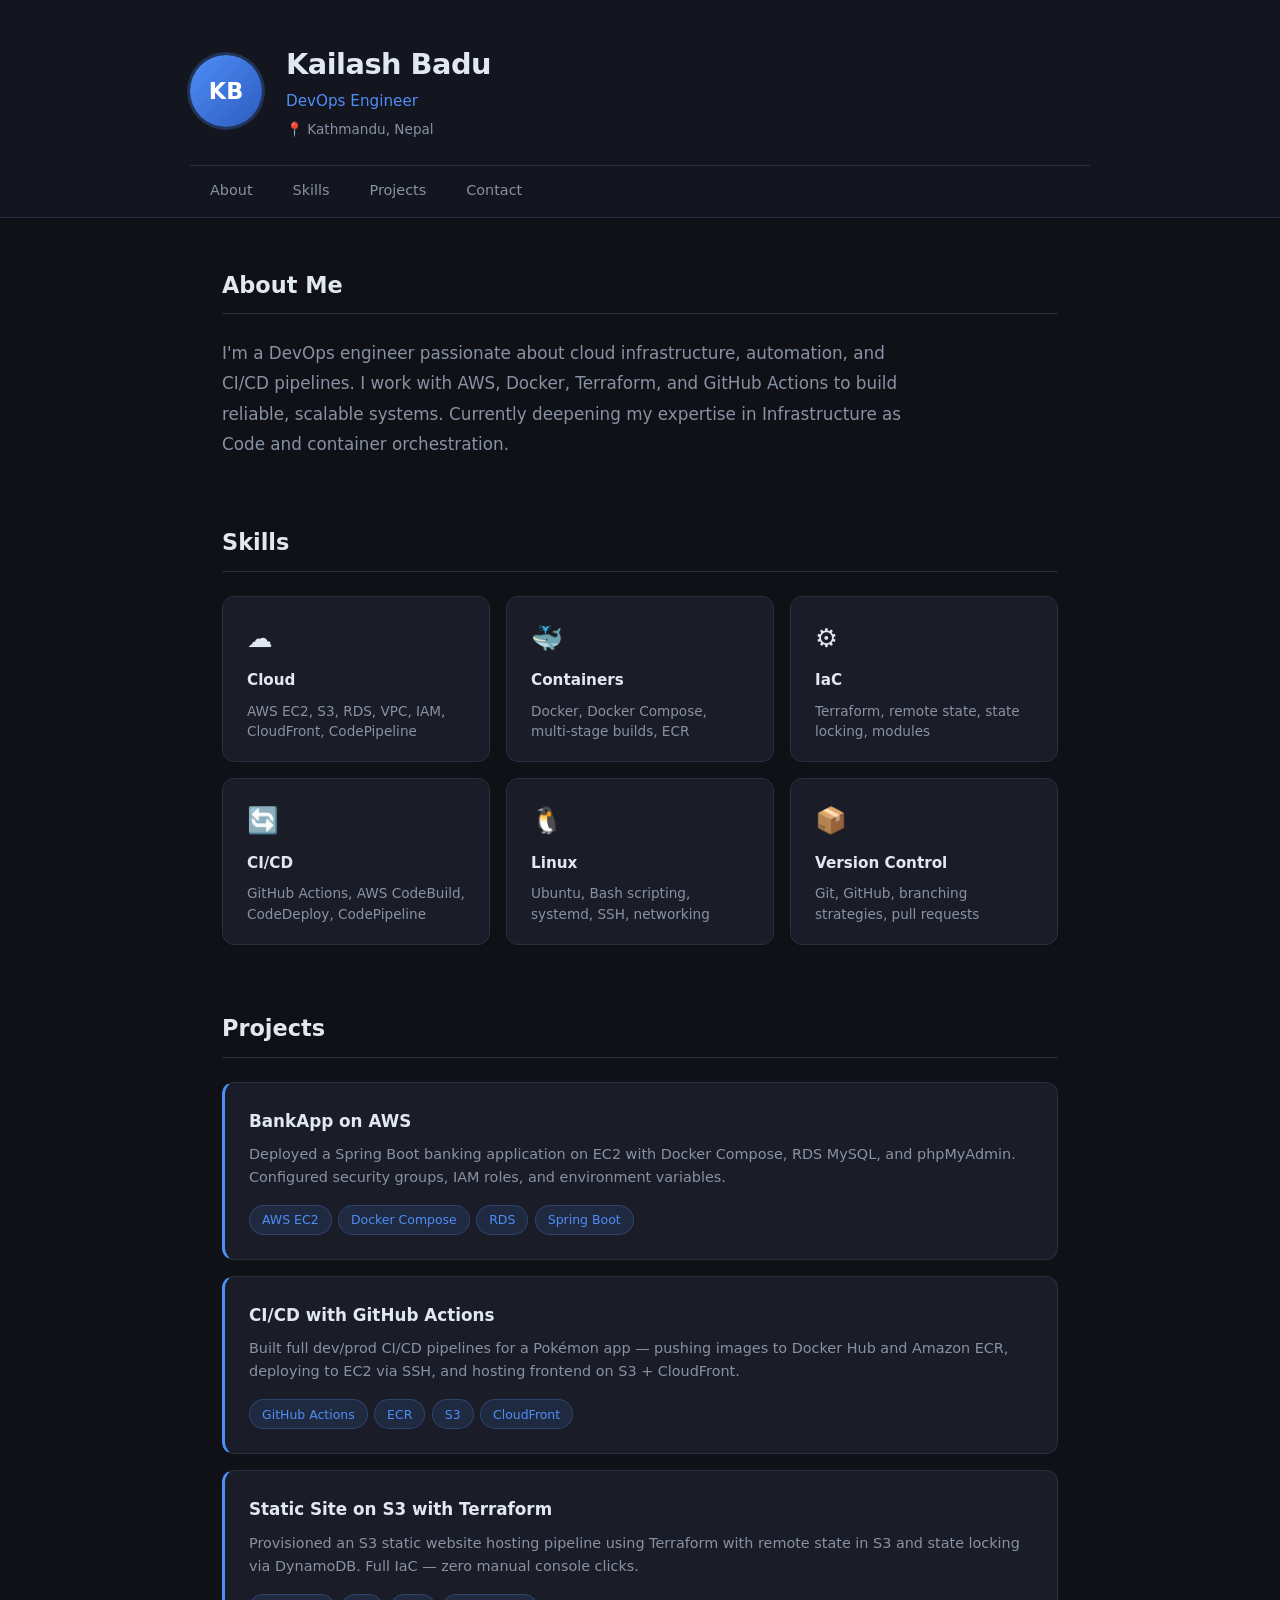
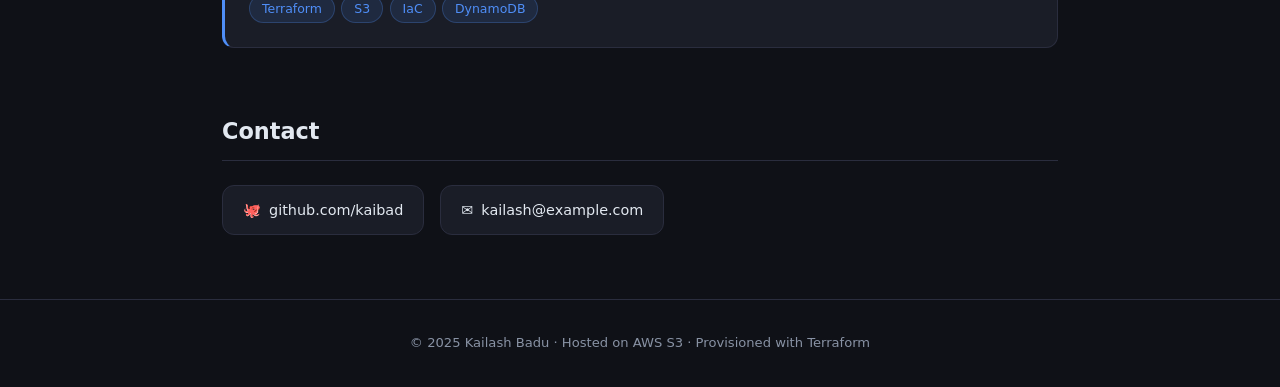
<file: site/index.html>
<!DOCTYPE html>
<html lang="en">
<head>
  <meta charset="UTF-8" />
  <meta name="viewport" content="width=device-width, initial-scale=1.0" />
  <title>Kailash Badu — DevOps Engineer</title>
  <link rel="stylesheet" href="style.css" />
</head>
<body>

  <header>
    <div class="header-inner">
      <div class="avatar">KB</div>
      <div>
        <h1>Kailash Badu</h1>
        <p class="title">DevOps Engineer</p>
        <p class="location">📍 Kathmandu, Nepal</p>
      </div>
    </div>
    <nav>
      <a href="#about">About</a>
      <a href="#skills">Skills</a>
      <a href="#projects">Projects</a>
      <a href="#contact">Contact</a>
    </nav>
  </header>

  <main>

    <!-- About -->
    <section id="about">
      <h2>About Me</h2>
      <p>
        I'm a DevOps engineer passionate about cloud infrastructure, automation, and CI/CD pipelines.
        I work with AWS, Docker, Terraform, and GitHub Actions to build reliable, scalable systems.
        Currently deepening my expertise in Infrastructure as Code and container orchestration.
      </p>
    </section>

    <!-- Skills -->
    <section id="skills">
      <h2>Skills</h2>
      <div class="skills-grid">
        <div class="skill-card">
          <span class="skill-icon">☁️</span>
          <h3>Cloud</h3>
          <p>AWS EC2, S3, RDS, VPC, IAM, CloudFront, CodePipeline</p>
        </div>
        <div class="skill-card">
          <span class="skill-icon">🐳</span>
          <h3>Containers</h3>
          <p>Docker, Docker Compose, multi-stage builds, ECR</p>
        </div>
        <div class="skill-card">
          <span class="skill-icon">⚙️</span>
          <h3>IaC</h3>
          <p>Terraform, remote state, state locking, modules</p>
        </div>
        <div class="skill-card">
          <span class="skill-icon">🔄</span>
          <h3>CI/CD</h3>
          <p>GitHub Actions, AWS CodeBuild, CodeDeploy, CodePipeline</p>
        </div>
        <div class="skill-card">
          <span class="skill-icon">🐧</span>
          <h3>Linux</h3>
          <p>Ubuntu, Bash scripting, systemd, SSH, networking</p>
        </div>
        <div class="skill-card">
          <span class="skill-icon">📦</span>
          <h3>Version Control</h3>
          <p>Git, GitHub, branching strategies, pull requests</p>
        </div>
      </div>
    </section>

    <!-- Projects -->
    <section id="projects">
      <h2>Projects</h2>
      <div class="projects-grid">
        <div class="project-card">
          <h3>BankApp on AWS</h3>
          <p>Deployed a Spring Boot banking application on EC2 with Docker Compose, RDS MySQL, and phpMyAdmin. Configured security groups, IAM roles, and environment variables.</p>
          <div class="tags">
            <span>AWS EC2</span><span>Docker Compose</span><span>RDS</span><span>Spring Boot</span>
          </div>
        </div>
        <div class="project-card">
          <h3>CI/CD with GitHub Actions</h3>
          <p>Built full dev/prod CI/CD pipelines for a Pokémon app — pushing images to Docker Hub and Amazon ECR, deploying to EC2 via SSH, and hosting frontend on S3 + CloudFront.</p>
          <div class="tags">
            <span>GitHub Actions</span><span>ECR</span><span>S3</span><span>CloudFront</span>
          </div>
        </div>
        <div class="project-card">
          <h3>Static Site on S3 with Terraform</h3>
          <p>Provisioned an S3 static website hosting pipeline using Terraform with remote state in S3 and state locking via DynamoDB. Full IaC — zero manual console clicks.</p>
          <div class="tags">
            <span>Terraform</span><span>S3</span><span>IaC</span><span>DynamoDB</span>
          </div>
        </div>
      </div>
    </section>

    <!-- Contact -->
    <section id="contact">
      <h2>Contact</h2>
      <div class="contact-links">
        <a href="https://github.com/kaibad" target="_blank">
          <span>🐙</span> github.com/kaibad
        </a>
        <a href="mailto:kailash@example.com">
          <span>✉️</span> kailash@example.com
        </a>
      </div>
    </section>

  </main>

  <footer>
    <p>© 2025 Kailash Badu · Hosted on AWS S3 · Provisioned with Terraform</p>
  </footer>

</body>
</html>
</file>
<file: site/style.css>
/* ── Reset & Base ─────────────────────────────────────────────────────────── */
*, *::before, *::after { box-sizing: border-box; margin: 0; padding: 0; }

:root {
  --bg:          #0f1117;
  --bg-card:     #1a1d27;
  --bg-header:   #13151f;
  --accent:      #4f8ef7;
  --accent-dim:  #2d5bbf;
  --text:        #e2e8f0;
  --text-muted:  #8892a4;
  --border:      #2a2d3e;
  --radius:      12px;
  --shadow:      0 4px 24px rgba(0,0,0,0.4);
}

html { scroll-behavior: smooth; }

body {
  font-family: 'Segoe UI', system-ui, -apple-system, sans-serif;
  background: var(--bg);
  color: var(--text);
  line-height: 1.7;
  font-size: 16px;
}

/* ── Header ───────────────────────────────────────────────────────────────── */
header {
  background: var(--bg-header);
  border-bottom: 1px solid var(--border);
  padding: 2.5rem 2rem 0;
  position: sticky;
  top: 0;
  z-index: 100;
  backdrop-filter: blur(10px);
}

.header-inner {
  max-width: 900px;
  margin: 0 auto 1.5rem;
  display: flex;
  align-items: center;
  gap: 1.5rem;
}

.avatar {
  width: 72px;
  height: 72px;
  border-radius: 50%;
  background: linear-gradient(135deg, var(--accent), var(--accent-dim));
  display: flex;
  align-items: center;
  justify-content: center;
  font-size: 1.4rem;
  font-weight: 700;
  color: #fff;
  flex-shrink: 0;
  box-shadow: 0 0 0 3px rgba(79,142,247,0.25);
}

header h1 {
  font-size: 1.8rem;
  font-weight: 700;
  letter-spacing: -0.5px;
}

.title {
  color: var(--accent);
  font-size: 0.95rem;
  font-weight: 500;
}

.location {
  color: var(--text-muted);
  font-size: 0.85rem;
  margin-top: 0.2rem;
}

nav {
  max-width: 900px;
  margin: 0 auto;
  display: flex;
  gap: 0;
  border-top: 1px solid var(--border);
}

nav a {
  color: var(--text-muted);
  text-decoration: none;
  font-size: 0.9rem;
  font-weight: 500;
  padding: 0.75rem 1.25rem;
  border-bottom: 2px solid transparent;
  transition: color 0.2s, border-color 0.2s;
}

nav a:hover {
  color: var(--text);
  border-bottom-color: var(--accent);
}

/* ── Main ─────────────────────────────────────────────────────────────────── */
main {
  max-width: 900px;
  margin: 0 auto;
  padding: 3rem 2rem 4rem;
  display: flex;
  flex-direction: column;
  gap: 4rem;
}

section h2 {
  font-size: 1.4rem;
  font-weight: 700;
  margin-bottom: 1.5rem;
  padding-bottom: 0.6rem;
  border-bottom: 1px solid var(--border);
  color: var(--text);
}

/* ── About ────────────────────────────────────────────────────────────────── */
#about p {
  color: var(--text-muted);
  font-size: 1.05rem;
  max-width: 680px;
  line-height: 1.8;
}

/* ── Skills ───────────────────────────────────────────────────────────────── */
.skills-grid {
  display: grid;
  grid-template-columns: repeat(auto-fill, minmax(240px, 1fr));
  gap: 1rem;
}

.skill-card {
  background: var(--bg-card);
  border: 1px solid var(--border);
  border-radius: var(--radius);
  padding: 1.25rem 1.5rem;
  transition: border-color 0.2s, transform 0.2s;
}

.skill-card:hover {
  border-color: var(--accent);
  transform: translateY(-2px);
}

.skill-icon {
  font-size: 1.6rem;
  display: block;
  margin-bottom: 0.5rem;
}

.skill-card h3 {
  font-size: 0.95rem;
  font-weight: 600;
  margin-bottom: 0.4rem;
  color: var(--text);
}

.skill-card p {
  font-size: 0.85rem;
  color: var(--text-muted);
  line-height: 1.5;
}

/* ── Projects ─────────────────────────────────────────────────────────────── */
.projects-grid {
  display: flex;
  flex-direction: column;
  gap: 1rem;
}

.project-card {
  background: var(--bg-card);
  border: 1px solid var(--border);
  border-radius: var(--radius);
  padding: 1.5rem;
  border-left: 3px solid var(--accent);
  transition: box-shadow 0.2s;
}

.project-card:hover {
  box-shadow: var(--shadow);
}

.project-card h3 {
  font-size: 1.05rem;
  font-weight: 600;
  margin-bottom: 0.5rem;
}

.project-card p {
  color: var(--text-muted);
  font-size: 0.9rem;
  line-height: 1.6;
  margin-bottom: 1rem;
}

.tags {
  display: flex;
  flex-wrap: wrap;
  gap: 0.4rem;
}

.tags span {
  background: rgba(79,142,247,0.12);
  color: var(--accent);
  border: 1px solid rgba(79,142,247,0.25);
  border-radius: 20px;
  padding: 0.2rem 0.75rem;
  font-size: 0.78rem;
  font-weight: 500;
}

/* ── Contact ──────────────────────────────────────────────────────────────── */
.contact-links {
  display: flex;
  flex-wrap: wrap;
  gap: 1rem;
}

.contact-links a {
  display: flex;
  align-items: center;
  gap: 0.5rem;
  background: var(--bg-card);
  border: 1px solid var(--border);
  border-radius: var(--radius);
  padding: 0.75rem 1.25rem;
  color: var(--text);
  text-decoration: none;
  font-size: 0.9rem;
  transition: border-color 0.2s, color 0.2s;
}

.contact-links a:hover {
  border-color: var(--accent);
  color: var(--accent);
}

/* ── Footer ───────────────────────────────────────────────────────────────── */
footer {
  text-align: center;
  padding: 2rem;
  color: var(--text-muted);
  font-size: 0.82rem;
  border-top: 1px solid var(--border);
}

/* ── Responsive ───────────────────────────────────────────────────────────── */
@media (max-width: 600px) {
  header { padding: 1.5rem 1rem 0; }
  main { padding: 2rem 1rem 3rem; }
  .header-inner { gap: 1rem; }
  .avatar { width: 56px; height: 56px; font-size: 1.1rem; }
  header h1 { font-size: 1.4rem; }
  nav a { padding: 0.6rem 0.9rem; font-size: 0.82rem; }
  .skills-grid { grid-template-columns: 1fr 1fr; }
}
</file>
